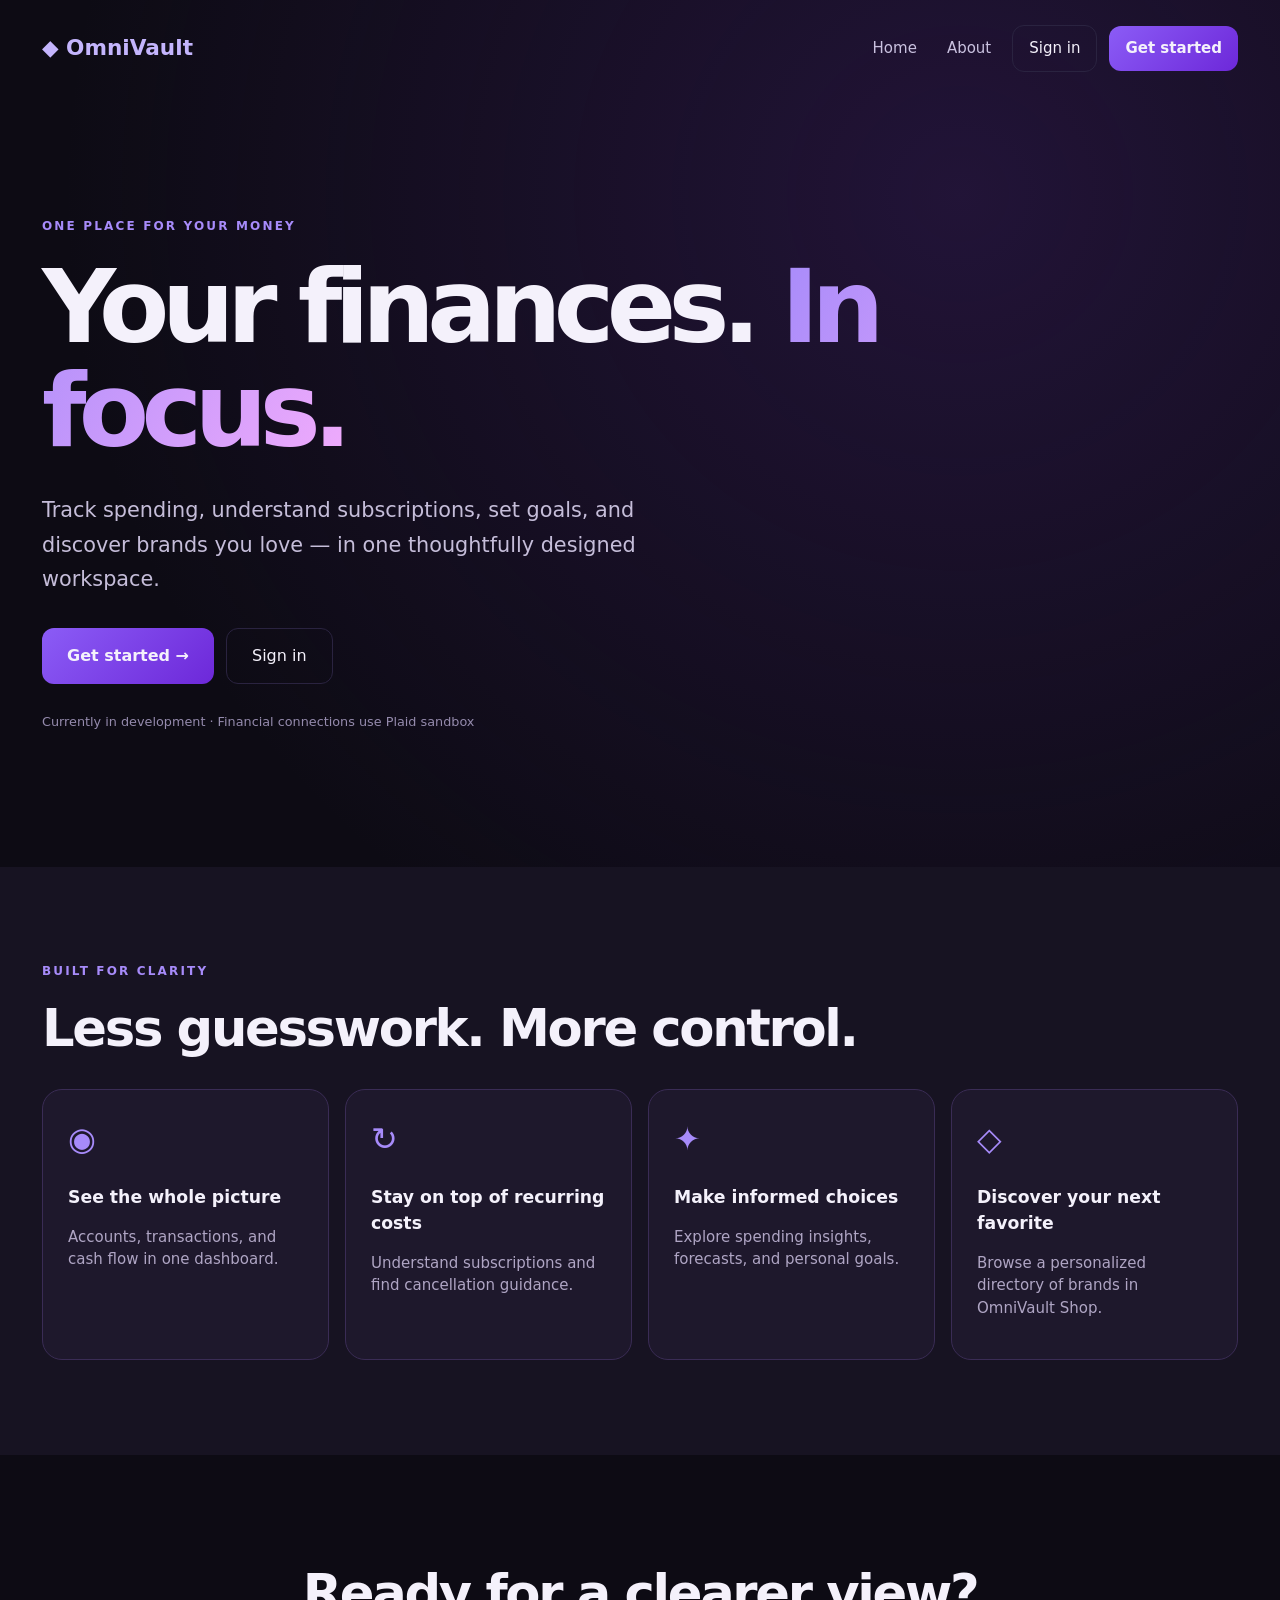
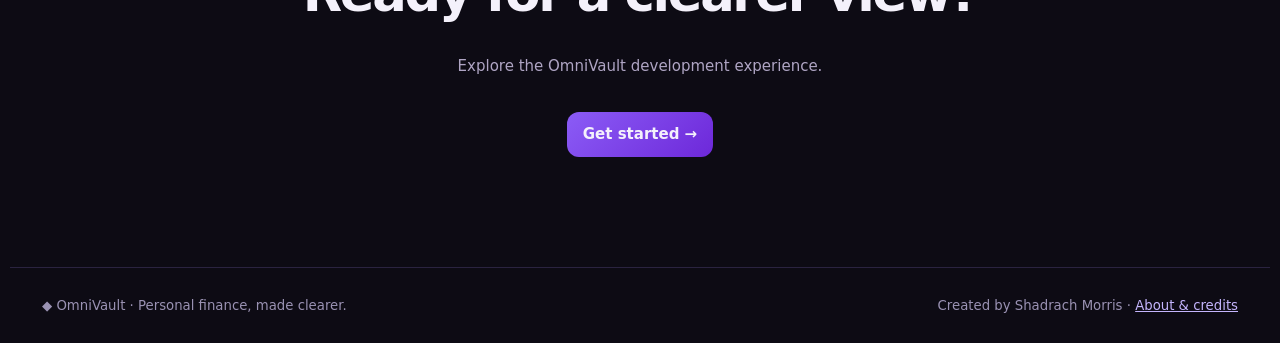
<file: frontend/index.html>
<!doctype html><html lang="en"><head><meta charset="utf-8">
<meta name="viewport" content="width=device-width,initial-scale=1,viewport-fit=cover">
<meta name="theme-color" content="#0d0b14"><title>OmniVault</title>
<link rel="stylesheet" href="css/styles.css"></head><body>
<section id="publicSite" hidden>
  <header class="public-header"><a href="#welcome" class="public-brand">◆ OmniVault</a><nav aria-label="Public navigation"><a href="#welcome">Home</a><a href="#about">About</a><button id="publicLogin" class="btn ghost" type="button">Sign in</button><button id="publicRegister" class="btn primary" type="button">Get started</button></nav></header>
  <div id="publicContent"></div>
  <footer class="public-footer"><span>◆ OmniVault · Personal finance, made clearer.</span><span>Created by Shadrach Morris · <a href="#about">About & credits</a></span></footer>
</section>
<section id="auth" hidden>
  <form id="authForm" class="card auth-card" novalidate>
    <div class="logo">◆ OmniVault</div><button type="button" id="backPublic" class="btn ghost sm">← Back to website</button><h1 id="authTitle">Welcome back</h1>
    <label>Username<input name="username" autocomplete="username" required></label>
    <label>Password<input name="password" type="password" autocomplete="current-password" required minlength="6"></label>
    <p id="authErr" class="err" role="alert"></p>
    <button class="btn primary" id="authBtn">Sign in</button>
    <button type="button" class="btn ghost" id="authSwitch">Create an account</button>
  </form>
</section>
<div id="shell" hidden>
  <aside id="nav"></aside>
  <main><header class="top"><h2 id="pageTitle"></h2><div><button class="btn ghost" id="refresh">↻ Refresh</button><button class="btn ghost" id="logout">Sign out</button></div></header>
  <div id="view" aria-live="polite"></div></main>
</div>
<dialog id="dlg"><form method="dialog" id="dlgForm"></form></dialog>
<div id="toast" role="status"></div>
<script type="module" src="js/app.js"></script></body></html>
</file>
<file: frontend/css/styles.css>
:root{--bg:#0d0b14;--panel:#171322;--line:#2a2340;--tx:#f4f1fb;--mut:#9a92b3;--p:#8b5cf6;--p2:#6d28d9;--ok:#34d399;--bad:#f87171;--warn:#fbbf24;--r:16px}
*{box-sizing:border-box}body{margin:0;background:radial-gradient(1200px 600px at 80% -10%,#2a1a5e55,transparent),var(--bg);color:var(--tx);font:15px/1.5 Inter,system-ui,-apple-system,sans-serif}
[hidden]{display:none!important}h2,h3{margin:0 0 .6rem}h3{font-size:1rem}.mt{margin-top:1.2rem}
#shell{display:grid;grid-template-columns:220px 1fr;min-height:100vh}
#nav{position:sticky;top:0;height:100vh;padding:20px 12px;border-right:1px solid var(--line);display:flex;flex-direction:column;gap:4px}
.logo{font-weight:700;font-size:1.2rem;color:#c4b5fd;margin-bottom:14px;padding-left:8px}
#nav a{display:flex;gap:12px;align-items:center;padding:11px 12px;border-radius:12px;color:var(--mut);text-decoration:none;transition:.15s}
#nav a:hover{background:#ffffff0a}#nav a[aria-current=page]{background:linear-gradient(90deg,#8b5cf633,#8b5cf61a);color:#fff}#nav i{font-style:normal;width:20px;text-align:center}
main{padding:24px clamp(16px,3vw,40px) 40px;max-width:1100px;width:100%}.top{display:flex;justify-content:space-between;align-items:center;margin-bottom:18px}
.card{background:var(--panel);border:1px solid var(--line);border-radius:var(--r);padding:18px;margin-bottom:14px;animation:in .25s ease}
@keyframes in{from{opacity:0;transform:translateY(6px)}}
.grid{display:grid;gap:14px;grid-template-columns:repeat(auto-fill,minmax(250px,1fr))}.grid.two{grid-template-columns:repeat(auto-fit,minmax(300px,1fr))}.grid.stats{grid-template-columns:repeat(auto-fit,minmax(170px,1fr))}.grid .card{margin:0}
.big{font-size:1.7rem;font-weight:700;letter-spacing:-.02em}.big small{font-size:.8rem;font-weight:400;color:var(--mut)}.lbl,.muted,small{color:var(--mut);font-size:.85rem}small{display:block}
.pos{color:var(--ok)}.neg{color:var(--bad)}.warn{color:var(--warn)}
.btn{border:1px solid var(--line);background:transparent;color:var(--tx);padding:11px 16px;border-radius:12px;font:inherit;cursor:pointer;min-height:44px;transition:.15s}
.btn.primary{background:linear-gradient(135deg,var(--p),var(--p2));border:0;font-weight:600}.btn:hover{filter:brightness(1.15)}.btn.sm{min-height:36px;padding:6px 12px}.btn:disabled{opacity:.5}
:focus-visible{outline:2px solid #c4b5fd;outline-offset:2px}
input,select{width:100%;background:#0f0c18;color:var(--tx);border:1px solid var(--line);border-radius:12px;padding:12px;font:inherit;min-height:44px}
label{display:block;margin-bottom:12px;color:var(--mut);font-size:.85rem}label input,label select{margin-top:5px}input:invalid:not(:placeholder-shown){border-color:var(--bad)}
.actions{display:flex;gap:10px;flex-wrap:wrap;margin-bottom:14px}.actions input,.actions select{flex:1;min-width:160px;width:auto}
.row{display:flex;gap:8px;align-items:center;justify-content:space-between;margin-top:10px}
.li{display:flex;justify-content:space-between;gap:12px;align-items:center;padding:12px 0;border-bottom:1px solid var(--line);width:100%;background:none;color:inherit;border-left:0;border-right:0;border-top:0;font:inherit;text-align:left}
.li:last-child{border-bottom:0}button.tx{cursor:pointer}button.tx:hover{background:#ffffff08}
.bar{height:8px;background:#0f0c18;border-radius:8px;overflow:hidden;margin:8px 0}.bar i{display:block;height:100%;background:linear-gradient(90deg,var(--p),#c4b5fd);transition:width .5s}.bar i.over{background:var(--bad)}
.donut{display:flex;gap:18px;align-items:center;flex-wrap:wrap}.donut svg{width:150px;flex:none}.donut ul{list-style:none;margin:0;padding:0;flex:1;min-width:150px}.donut li{display:flex;gap:8px;align-items:center;padding:3px 0;text-transform:capitalize}.donut li span{width:10px;height:10px;border-radius:3px}.donut li b{margin-left:auto}
.alert{border-left:3px solid var(--p);padding:8px 12px;margin-bottom:10px;background:#ffffff06;border-radius:0 10px 10px 0}.alert p{margin:2px 0 0;color:var(--mut)}.alert.warning{border-color:var(--bad)}.alert.notice{border-color:var(--warn)}
.chips{display:flex;flex-wrap:wrap;gap:8px;margin:8px 0 18px}.chip{background:#8b5cf622;border:1px solid #8b5cf655;color:#ddd6fe;padding:6px 12px;border-radius:99px;font:inherit;font-size:.85rem}button.chip{cursor:pointer}
.note{color:var(--mut);font-size:.88rem}.err,.err-card{color:var(--bad)}.raw{white-space:pre-wrap;color:var(--mut);font-size:.8rem;overflow:auto}
.prod img,.prod .ph{width:100%;aspect-ratio:4/3;object-fit:cover;border-radius:12px;background:#0f0c18;display:grid;place-items:center;color:var(--p);font-size:2rem;margin-bottom:8px}
.sk{height:110px;background:linear-gradient(90deg,var(--panel),#241d38,var(--panel));background-size:200% 100%;animation:sh 1.2s infinite}@keyframes sh{to{background-position:-200% 0}}
dialog{background:var(--panel);color:var(--tx);border:1px solid var(--line);border-radius:20px;padding:22px;width:min(440px,92vw)}dialog::backdrop{background:#000a;backdrop-filter:blur(4px)}
#toast{position:fixed;left:50%;bottom:90px;transform:translate(-50%,20px);background:var(--p2);padding:12px 18px;border-radius:12px;opacity:0;pointer-events:none;transition:.25s;z-index:9}#toast.show{opacity:1;transform:translate(-50%,0)}#toast.bad{background:#991b1b}
#auth{min-height:100vh;display:grid;place-items:center;padding:16px}.auth-card{width:min(400px,100%);padding:28px}.auth-card .btn{width:100%;margin-top:8px}
@media(max-width:760px){#shell{display:block}#nav{position:fixed;inset:auto 0 0 0;height:auto;flex-direction:row;justify-content:space-around;padding:6px 4px calc(6px + env(safe-area-inset-bottom));background:#120f1dee;backdrop-filter:blur(16px);border:0;border-top:1px solid var(--line);z-index:5;overflow-x:auto}
#nav .logo{display:none}#nav a{flex-direction:column;gap:0;padding:6px 8px;font-size:.68rem;min-width:52px}main{padding-bottom:100px}.top .btn{padding:8px 10px}.big{font-size:1.4rem}}
@media(prefers-reduced-motion:reduce){*{animation:none!important;transition:none!important}}

/* OmniVault Shop — discovery-first interface */
.discover{max-width:1200px}.discover-hero{position:relative;overflow:hidden;border:1px solid #5a438d;border-radius:24px;padding:clamp(24px,4vw,44px);background:radial-gradient(circle at 82% 30%,#8557e68c,transparent 42%),linear-gradient(125deg,#30204d,#171229 75%);display:flex;justify-content:space-between;gap:20px;margin-bottom:24px;min-height:230px}.discover-hero h2{font-size:clamp(1.8rem,3vw,2.7rem);letter-spacing:-.04em;margin:8px 0 12px}.discover-hero p{color:#c9bde6;max-width:520px;margin:0 0 20px}.discover-eyebrow{color:#d3c0ff;font-size:.72rem;letter-spacing:.18em;font-weight:800}.discover-hero-tags{display:flex;flex-wrap:wrap;gap:10px}.discover-hero-tags span{background:#ffffff16;border:1px solid #ffffff24;padding:7px 11px;border-radius:100px;font-size:.77rem}.discover-hero-symbol{font-size:9rem;line-height:1;opacity:.4;align-self:center;transform:rotate(-18deg)}.discover-toolbar{display:flex;align-items:center;gap:16px;justify-content:space-between;margin-bottom:16px}.discover-search{margin:0;display:flex;align-items:center;gap:10px;max-width:550px;width:100%;padding:0 14px;background:#1a1528;border:1px solid #39304f;border-radius:13px}.discover-search span{font-size:1.6rem;color:#b7a8d5}.discover-search input{border:0;background:transparent;padding-left:0;outline:0}.discover-search:focus-within{outline:2px solid #a78bfa}.discover-meta{white-space:nowrap;color:#b6a6d2;font-size:.8rem}.discover-filters{display:flex;gap:9px;overflow-x:auto;padding:0 0 14px;margin-bottom:15px;scrollbar-width:thin}.discover-filter{white-space:nowrap;background:#1a1528;border:1px solid #352b49;color:#c9bce2;border-radius:100px;padding:9px 15px;font:inherit;cursor:pointer}.discover-filter.selected{background:#7c3aed;color:white;border-color:#9867fa}.discover-filter:hover{border-color:#a78bfa}.discover-heading{display:flex;justify-content:space-between;align-items:end;margin:0 0 16px}.discover-heading h3{font-size:1.3rem;margin:0}.discover-heading p{font-size:.85rem;color:#9f91b9;margin:5px 0 0}.discover-heading>span{color:#a99abb;font-size:.8rem}.discover-grid{display:grid;grid-template-columns:repeat(auto-fill,minmax(175px,1fr));gap:15px}.discover-card{border:1px solid #31283f;border-radius:18px;background:#191426;overflow:hidden;transition:transform .15s,border-color .15s}.discover-card:hover{transform:translateY(-3px);border-color:#7052a8}.discover-art{height:155px;display:flex;align-items:center;justify-content:center;position:relative;background:linear-gradient(135deg,#272039,#15111e)}.discover-monogram{font-weight:850;letter-spacing:-.06em;font-size:clamp(2.1rem,4vw,3.5rem);color:#fff;opacity:.92}.discover-category{position:absolute;bottom:10px;left:10px;font-size:.65rem;border-radius:99px;background:#100c19bb;padding:4px 9px;color:#e7def9}.tone-orange{background:linear-gradient(135deg,#c75c26,#532044)}.tone-black{background:linear-gradient(135deg,#383442,#100e18)}.tone-red{background:linear-gradient(135deg,#ad3c50,#44203e)}.tone-blue{background:linear-gradient(135deg,#245c94,#25214e)}.tone-purple{background:linear-gradient(135deg,#7853ad,#28224c)}.tone-tan{background:linear-gradient(135deg,#877b69,#46394e)}.tone-teal{background:linear-gradient(135deg,#278c87,#22465a)}.tone-pink{background:linear-gradient(135deg,#b45b85,#4e2a61)}.tone-yellow{background:linear-gradient(135deg,#a38b2d,#625044)}.discover-card-body{padding:13px}.discover-card-title,.discover-card-bottom{display:flex;align-items:center;justify-content:space-between;gap:8px}.discover-card-title b{font-size:.95rem}.discover-save{border:1px solid #443858;background:#211a31;color:#b6a5d6;border-radius:10px;width:35px;height:35px;font-size:1.25rem;cursor:pointer;flex-shrink:0}.discover-save.active{color:#f3a1cc;border-color:#a24d82}.discover-card-bottom{margin-top:12px;font-size:.75rem;color:#a99abd}.discover-link{color:#d8c5ff;text-decoration:none;font-weight:650}.discover-link:hover{text-decoration:underline}.discover-more{text-align:center;margin:24px 0}.discover-empty{text-align:center;padding:50px 16px;border:1px dashed #53446d;border-radius:16px;color:#cfc1e3}.discover-empty p{color:#aa9cbd}.discover-footer{color:#8d809f;font-size:.74rem;line-height:1.6;margin:28px 0 8px;border-top:1px solid #30253e;padding-top:14px}@media(max-width:650px){.discover-hero{min-height:unset;padding:25px}.discover-hero-symbol{display:none}.discover-toolbar{flex-wrap:wrap}.discover-meta{width:100%}.discover-grid{grid-template-columns:repeat(2,minmax(0,1fr));gap:10px}.discover-art{height:125px}.discover-card-body{padding:10px}.discover-card-title b{font-size:.82rem}.discover-card-bottom{align-items:flex-start;flex-wrap:wrap}.discover-heading h3{font-size:1.1rem}}@media(max-width:360px){.discover-grid{grid-template-columns:1fr}}

/* Public marketing and About pages */
#publicSite{min-height:100vh;background:radial-gradient(ellipse 70% 45% at 75% 10%,#41206d65,transparent),#0d0b14;color:#f4f1fb;display:flex;flex-direction:column}
.public-header{max-width:1260px;width:100%;margin:auto auto 0;display:flex;align-items:center;justify-content:space-between;padding:25px 32px;gap:20px}
.public-brand{font-size:1.35rem;font-weight:800;color:#c4b5fd;text-decoration:none;white-space:nowrap}
.public-header nav{display:flex;align-items:center;gap:12px;flex-wrap:wrap}.public-header nav a{color:#c9c1df;text-decoration:none;padding:9px}
.public-header nav a:hover,.public-footer a:hover{color:white}
#publicContent{flex:1;width:100%}.public-hero{max-width:1260px;margin:0 auto;padding:120px 32px 135px;min-height:590px}
.eyebrow{font-size:.75rem;font-weight:800;letter-spacing:.18em;color:#a78bfa;margin-bottom:20px}
.public-hero h1{font-size:clamp(3.5rem,8vw,7.4rem);line-height:1.02;letter-spacing:-.075em;max-width:850px;margin:0 0 30px}
.public-hero h1 em{font-style:normal;background:linear-gradient(120deg,#a78bfa,#f0abfc);background-clip:text;-webkit-background-clip:text;color:transparent}
.public-hero p{font-size:clamp(1.05rem,2vw,1.3rem);line-height:1.65;max-width:640px;color:#c5bdd9;margin-bottom:32px}
.hero-actions{display:flex;gap:12px;flex-wrap:wrap}.hero-actions .btn{font-size:1rem;padding:15px 25px}
.hero-caption{color:#958bad;font-size:.8rem;margin-top:28px}
.public-features{padding:95px max(32px,calc((100vw - 1196px)/2));background:#171322}
.public-features h2,.public-bottom h2,.about-content h2{font-size:clamp(2rem,4vw,3.5rem);letter-spacing:-.045em;line-height:1.12;margin:0 0 32px}
.feature-grid{display:grid;grid-template-columns:repeat(4,minmax(0,1fr));gap:16px}
.feature{border:1px solid #3a2c55;border-radius:20px;padding:25px;background:#1e182c}.feature span{font-size:2rem;color:#a78bfa}.feature h3{font-size:1.08rem;margin-top:22px}.feature p{color:#afa5c4}
.public-bottom{text-align:center;padding:110px 24px}.public-bottom p{color:#afa5c4}.public-bottom .btn{margin-top:20px}
.public-footer{max-width:1260px;width:100%;margin:auto auto 0;padding:28px 32px;border-top:1px solid #2a2340;display:flex;justify-content:space-between;gap:15px;flex-wrap:wrap;color:#9a92b3;font-size:.83rem}.public-footer a{color:#c4b5fd}
.about-content{max-width:1020px;margin:0 auto;padding:95px 32px;min-height:65vh}.about-content>p{font-size:1.12rem;color:#bcb1d0;line-height:1.8;max-width:740px;margin-bottom:30px}.about-content .card p{color:#bcb1d0}
.sub-row{display:flex;align-items:center;justify-content:space-between;gap:16px;border-bottom:1px solid var(--line);padding:17px 0;flex-wrap:wrap}.sub-row:last-child{border-bottom:0}.sub-controls{display:flex;align-items:center;gap:10px;flex-wrap:wrap}
@media(max-width:900px){.feature-grid{grid-template-columns:repeat(2,minmax(0,1fr))}}@media(max-width:600px){.public-header{padding:16px;align-items:flex-start;flex-direction:column}.public-header nav{gap:4px}.public-header nav .btn{padding:8px 12px}.public-hero{padding:80px 20px 95px;min-height:unset}.public-features{padding:70px 20px}.feature-grid{grid-template-columns:1fr}.public-footer{padding:24px 20px}.about-content{padding:65px 20px}.sub-controls{width:100%}}
</file>
